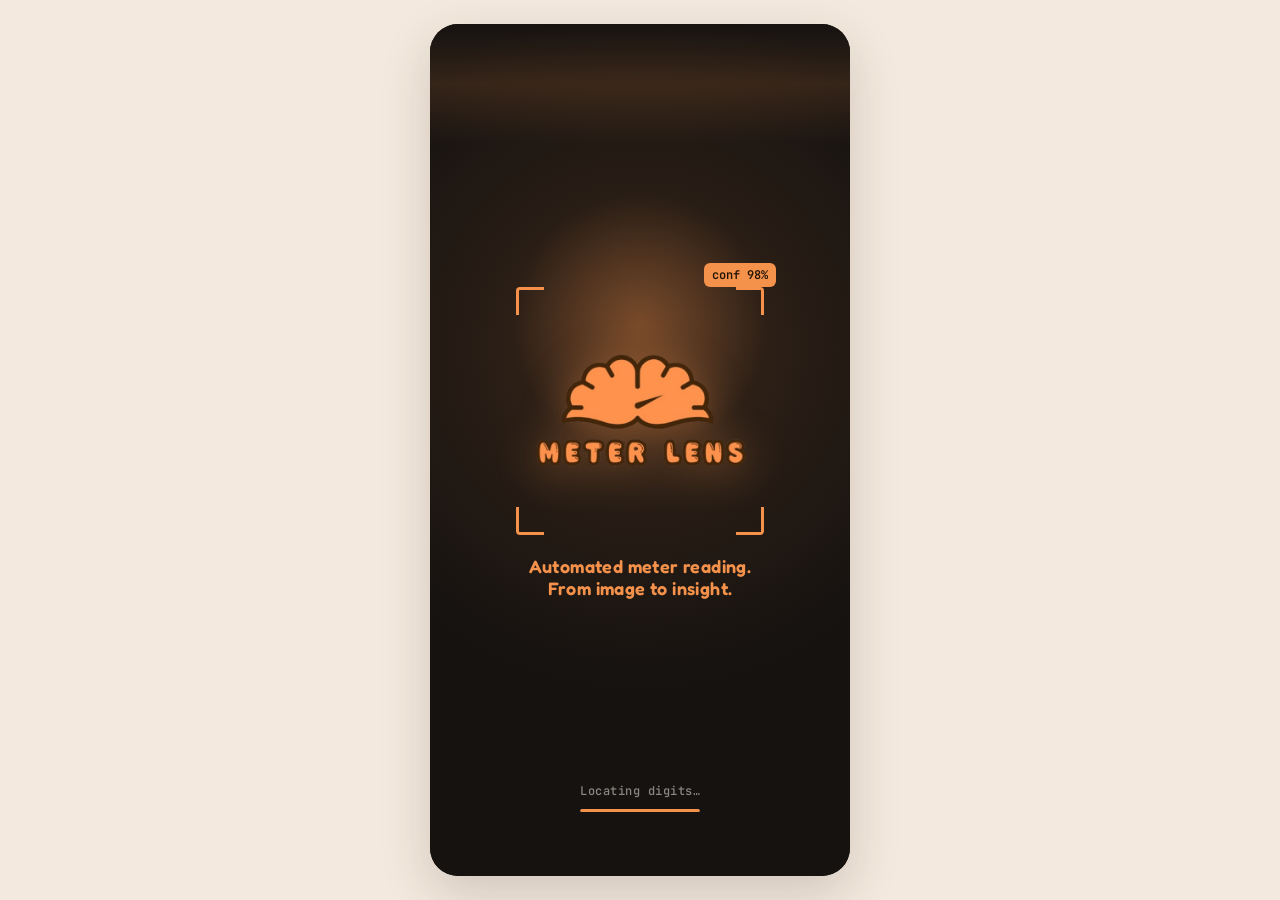
<file: web/app/index.html>
<!DOCTYPE html>
<html lang="en">
<head>
<meta charset="utf-8">
<meta name="viewport" content="width=device-width, initial-scale=1, viewport-fit=cover">
<title>Meter Lens</title>
<link rel="icon" href="logo.png">
<link rel="preconnect" href="https://fonts.googleapis.com">
<link href="https://fonts.googleapis.com/css2?family=Plus+Jakarta+Sans:wght@400;500;600;700;800&display=swap" rel="stylesheet">
<link href="https://fonts.googleapis.com/css2?family=Fredoka:wght@400;500;600;700&display=swap" rel="stylesheet">
<link href="https://fonts.googleapis.com/css2?family=JetBrains+Mono:wght@400;500;600;700&display=swap" rel="stylesheet">
<link rel="stylesheet" href="style.css">
<script>
  // visible height on phones
  (function () {
    var set = function () { document.documentElement.style.setProperty('--vh-px', window.innerHeight + 'px'); };
    set();
    window.addEventListener('resize', set);
    window.addEventListener('orientationchange', set);
    if (window.visualViewport) window.visualViewport.addEventListener('resize', set);
  })();
</script>
</head>
<body>
<div id="app">

  <!-- ============ splash ============ -->
  <section data-screen="splash" class="splash" id="splash">
    <div class="splash-radial"></div>
    <div class="splash-glow"></div>
    <div class="splash-scan"></div>
    <div class="splash-logo">
      <img src="logo.png" alt="Meter Lens logo">
      <div class="corner tl"></div><div class="corner tr"></div><div class="corner bl"></div><div class="corner br"></div>
      <div class="splash-badge">conf 98%</div>
    </div>
    <div class="splash-tagline">Automated meter reading.<br>From image to insight.</div>
    <div class="splash-footer">
      <div class="splash-status" id="splashStatus">Detecting meter…</div>
      <div class="splash-bar"><div></div></div>
    </div>
  </section>

  <!-- ============ capture ============ -->
  <section data-screen="capture">
    <div class="topbar">
      <div class="brand">Meter Lens</div>
      <button class="iconbtn" data-action="history" title="History">
        <svg width="19" height="19" viewBox="0 0 24 24" fill="none"><path d="M12 8v5l3 2" stroke="#D9661E" stroke-width="2" stroke-linecap="round"/><path d="M3 12a9 9 0 1 0 3-6.7" stroke="#D9661E" stroke-width="2" stroke-linecap="round"/><path d="M3 5v4h4" stroke="#D9661E" stroke-width="2" stroke-linecap="round" stroke-linejoin="round"/></svg>
      </button>
    </div>
    <div class="hint">Position the reading digits inside the frame</div>
    <div class="frame" id="frame">
      <img id="framePreview" alt="" hidden>
      <div class="placeholder" id="framePlaceholder">Tap the shutter to take a photo of the meter,<br>the gallery button to choose one,<br>or the right button to try a sample</div>
      <div class="fc tl"></div><div class="fc tr"></div><div class="fc bl"></div><div class="fc br"></div>
    </div>
    <div class="shutter-row">
      <button class="sidebtn" data-action="gallery" title="Choose from gallery">
        <svg width="18" height="18" viewBox="0 0 24 24" fill="none"><rect x="3" y="3" width="18" height="18" rx="3" stroke="#8A7362" stroke-width="2"/><circle cx="8.5" cy="8.5" r="1.5" fill="#8A7362"/><path d="M21 15l-5-5-5 5-3-3-5 5" stroke="#8A7362" stroke-width="2" stroke-linecap="round" stroke-linejoin="round"/></svg>
      </button>
      <button class="shutter" data-action="shutter" title="Take photo"><div></div></button>
      <button class="sidebtn" data-action="samples" title="Try a sample photo">
        <svg width="18" height="18" viewBox="0 0 24 24" fill="none"><rect x="3" y="7" width="14" height="14" rx="3" stroke="#8A7362" stroke-width="2"/><path d="M7 7V6a3 3 0 0 1 3-3h8a3 3 0 0 1 3 3v8a3 3 0 0 1-3 3h-1" stroke="#8A7362" stroke-width="2" stroke-linecap="round"/><path d="M17 17l-4-4-3 3-2-2-5 5" stroke="#8A7362" stroke-width="2" stroke-linecap="round" stroke-linejoin="round"/></svg>
      </button>
    </div>
    <!-- capture="environment" opens the rear camera on phones; desktops get a file picker -->
    <input type="file" id="cameraInput" accept="image/*" capture="environment" hidden>
    <input type="file" id="galleryInput" accept="image/*" hidden>
  </section>

  <!-- ============ scanning ============ -->
  <section data-screen="scanning" class="scanning">
    <div class="photo" id="scanPhoto"><img id="scanImg" alt=""></div>
    <div class="scan-dim"></div>
    <div class="scan-line" id="scanLine"></div>
    <div class="scan-status"><div><div class="spinner"></div><span id="scanStatus">Detecting reading…</span></div></div>
  </section>

  <!-- ============ result ============ -->
  <section data-screen="result">
    <div class="topbar">
      <button class="iconbtn sm" data-action="retake" title="Back">
        <svg width="16" height="16" viewBox="0 0 24 24" fill="none"><path d="M15 6l-7 6 7 6" stroke="#D9661E" stroke-width="2.4" stroke-linecap="round" stroke-linejoin="round"/></svg>
      </button>
      <div class="title" id="resultTitle">Reading detected</div>
      <div style="width:36px"></div>
    </div>
    <div class="photo" id="resultPhoto" style="height:210px"><img id="resultImg" alt=""></div>
    <div class="card">
      <div class="card-head">
        <div class="card-label">Meter reading</div>
        <div class="pill" id="resultPill">–</div>
      </div>
      <div class="reading"><span id="resultReading">–</span><span class="unit">kWh</span></div>
      <div class="meta-row"><div class="ts" id="resultTs"></div><div class="decision" id="resultDecision"></div></div>
    </div>
    <div class="card">
      <div class="card-label">Per-digit confidence</div>
      <div class="chips" id="resultChips"></div>
    </div>
    <div class="card" id="resultFeedback">
      <div class="card-label">Is this reading correct? <span class="required">required</span></div>
      <div id="resultFeedbackBody"></div>
    </div>
    <div class="actions">
      <button class="btn primary" data-action="save" id="saveBtn">Save to history</button>
      <button class="btn ghost" data-action="retake">Retake photo</button>
    </div>
  </section>

  <!-- ============ history ============ -->
  <section data-screen="history">
    <div class="topbar">
      <div class="brand">History</div>
      <button class="iconbtn" data-action="capture" title="Capture">
        <svg width="17" height="17" viewBox="0 0 24 24" fill="none"><rect x="3" y="7" width="18" height="14" rx="3" stroke="#D9661E" stroke-width="2"/><path d="M8 7l1.5-3h5L16 7" stroke="#D9661E" stroke-width="2" stroke-linejoin="round"/><circle cx="12" cy="14" r="3.5" stroke="#D9661E" stroke-width="2"/></svg>
      </button>
    </div>
    <div class="list" id="historyList"></div>
  </section>

  <!-- ============ detail ============ -->
  <section data-screen="detail">
    <div class="topbar left">
      <button class="iconbtn sm" data-action="history" title="Back">
        <svg width="16" height="16" viewBox="0 0 24 24" fill="none"><path d="M15 6l-7 6 7 6" stroke="#D9661E" stroke-width="2.4" stroke-linecap="round" stroke-linejoin="round"/></svg>
      </button>
      <div class="title">Reading detail</div>
    </div>
    <div class="section-label">Original Photo <span class="section-hint">(Tap to view full image)</span></div>
    <div class="photo original" data-action="zoom"><img id="detailImgSmall" alt=""></div>
    <div class="section-label">System detection</div>
    <div class="photo medium" id="detailPhoto"><img id="detailImg" alt=""></div>
    <div class="card">
      <div class="card-head">
        <div class="card-label">Meter reading</div>
        <div class="pill" id="detailPill">–</div>
      </div>
      <div class="reading"><span id="detailReading">–</span><span class="unit">kWh</span></div>
      <div class="meta-row"><div class="ts" id="detailTs"></div><div class="decision" id="detailDecision"></div></div>
    </div>
    <div class="card">
      <div class="card-label">Per-digit confidence</div>
      <div class="chips" id="detailChips"></div>
    </div>
    <div class="card">
      <div class="card-label">Verification trace</div>
      <div class="trace" id="detailTrace"></div>
    </div>
    <div class="actions">
      <button class="btn ghost" data-action="delete">Delete reading</button>
    </div>
  </section>

</div>
<!-- full-size photo viewer -->
<div class="lightbox" id="lightbox" hidden>
  <img id="lightboxImg" alt="" draggable="false">
  <button class="lightbox-close" data-action="zoom-close" title="Close">&#10005;</button>
  <div class="lightbox-hint">Pinch or double-tap to zoom &middot; tap to close</div>
</div>

<div class="modal-overlay" id="samplesModal" hidden>
  <div class="modal-card samples-card" role="dialog" aria-labelledby="samplesTitle">
    <div class="modal-title" id="samplesTitle">Try a sample photo</div>
    <div class="modal-body">No meter on hand? Pick one of these to get started!</div>
    <div class="samples-grid" id="samplesGrid"></div>
    <div class="modal-actions"><button class="btn ghost" data-action="samples-close">Cancel</button></div>
  </div>
</div>
<div class="modal-overlay" id="sensingModal" hidden>
  <div class="modal-card" role="alertdialog" aria-labelledby="sensingModalTitle">
    <div class="modal-icon">
      <svg width="24" height="24" viewBox="0 0 24 24" fill="none"><path d="M12 9v4M12 16.5h.01" stroke="#B4791F" stroke-width="2.4" stroke-linecap="round"/><path d="M10.3 3.9L2.5 18a2 2 0 0 0 1.7 3h15.6a2 2 0 0 0 1.7-3L13.7 3.9a2 2 0 0 0-3.4 0Z" stroke="#B4791F" stroke-width="2"/></svg>
    </div>
    <div class="modal-title" id="sensingModalTitle">Unusual Photo Detected</div>
    <div class="modal-body" id="sensingModalBody"></div>
    <div class="modal-actions">
      <button class="btn primary" data-action="sensing-retake">Retake Photo</button>
      <button class="btn ghost" data-action="sensing-use-anyway">Use Anyway</button>
    </div>
  </div>
</div>
<script src="app.js"></script>
</body>
</html>
</file>
<file: web/app/style.css>
/* Meter Lens - phone app styles. */

:root {
  --page: #FFF8F1; --ink: #3B2A20; --muted: #8A7362; --line: #EFE1D3; --chip: #FCE7D4; --soft: #EFE1D3;
  --accent: #EE7D31; --accent-dark: #D9661E; --glow: #F4914B;
  --green: #3F7A5C; --green-bg: #E3F0E9; --amber: #B4791F; --amber-bg: #FBEBD2; --red: #B3452F; --red-bg: #F7E2DB;
  --box-counter: #00FF41; --box-digit: #00AEFF; --label: #FFE93B;
}
* { box-sizing: border-box; }
html, body { margin: 0; padding: 0; background: #F3E9DE; color: var(--ink); font-family: 'Plus Jakarta Sans', system-ui, sans-serif; }
body { min-height: 100vh; min-height: 100dvh; display: flex; justify-content: center; align-items: flex-start; }

/* --vh-px (set in index.html) is the visible height on phones */
#app { width: 100%; max-width: 420px; min-height: 100vh; min-height: var(--vh-px, 100dvh); background: var(--page); position: relative; overflow: hidden; }
@media (min-width: 480px) {
  body { padding: 24px 0; }
  #app { min-height: calc(100vh - 48px); min-height: calc(var(--vh-px, 100dvh) - 48px); border-radius: 28px; box-shadow: 0 18px 50px rgba(59, 42, 32, 0.18); }
}
section[data-screen] { display: none; min-height: inherit; width: 100%; flex-direction: column; }
section[data-screen].active { display: flex; }
#app.dark { background: #151210; }

/* ---------- animations (as in the design) ---------- */
@keyframes mlScan { 0% { top: 8%; } 50% { top: 88%; } 100% { top: 8%; } }
@keyframes mlPulse { 0%, 100% { opacity: 1; } 50% { opacity: .45; } }
@keyframes mlFadeIn { from { opacity: 0; transform: scale(.92); } to { opacity: 1; transform: scale(1); } }
@keyframes pulseGlow { 0%, 100% { opacity: .55; transform: scale(1); } 50% { opacity: 1; transform: scale(1.08); } }
@keyframes breathe { 0%, 100% { transform: scale(1); } 50% { transform: scale(1.045); } }
@keyframes scanline { 0% { transform: translateY(-140px); opacity: 0; } 10% { opacity: 1; } 90% { opacity: 1; } 100% { transform: translateY(140px); opacity: 0; } }
@keyframes fadeUp { 0% { opacity: 0; transform: translateY(10px); } 100% { opacity: 1; transform: translateY(0); } }
@keyframes cornerIn { 0% { opacity: 0; transform: scale(1.3); } 100% { opacity: 1; transform: scale(1); } }
@keyframes badgePop { 0%, 55% { opacity: 0; transform: scale(.6); } 70% { opacity: 1; transform: scale(1.08); } 85%, 100% { opacity: 1; transform: scale(1); } }
@keyframes barFillSplash { 0% { width: 0%; } 100% { width: 88%; } }
@keyframes spin { to { transform: rotate(360deg); } }

/* ---------- splash ---------- */
.splash { position: relative; min-height: 100vh; min-height: 100dvh; background: #151210; overflow: hidden; align-items: center; justify-content: center; cursor: pointer; font-family: 'Fredoka', system-ui, sans-serif; }
@media (min-width: 480px) { .splash { min-height: calc(100vh - 48px); min-height: calc(100dvh - 48px); } }
.splash-radial { position: absolute; inset: 0; background: radial-gradient(circle at 50% 38%, rgba(244,145,75,.16), transparent 60%); }
.splash-glow { position: absolute; width: 260px; height: 260px; border-radius: 50%; background: radial-gradient(circle, rgba(244,145,75,.35), transparent 70%); top: 20%; animation: pulseGlow 2.6s ease-in-out infinite; }
.splash-scan { position: absolute; left: 0; right: 0; height: 120px; top: 0; background: linear-gradient(180deg, transparent, rgba(244,145,75,.14), transparent); animation: scanline 3.4s linear infinite; }
.splash-logo { position: relative; width: 220px; height: 220px; display: flex; align-items: center; justify-content: center; z-index: 2; }
.splash-logo img { width: 230px; animation: breathe 2.6s ease-in-out infinite; filter: drop-shadow(0 6px 20px rgba(244,145,75,.35)); }
.corner { position: absolute; width: 28px; height: 28px; border: 0 solid var(--glow); }
.corner.tl { top: -14px; left: -14px; border-top-width: 3px; border-left-width: 3px; border-radius: 4px 0 0 0; animation: cornerIn .5s ease .2s both; }
.corner.tr { top: -14px; right: -14px; border-top-width: 3px; border-right-width: 3px; border-radius: 0 4px 0 0; animation: cornerIn .5s ease .3s both; }
.corner.bl { bottom: -14px; left: -14px; border-bottom-width: 3px; border-left-width: 3px; border-radius: 0 0 0 4px; animation: cornerIn .5s ease .4s both; }
.corner.br { bottom: -14px; right: -14px; border-bottom-width: 3px; border-right-width: 3px; border-radius: 0 0 4px 0; animation: cornerIn .5s ease .5s both; }
.splash-badge { position: absolute; top: -38px; right: -26px; background: var(--glow); color: #241505; font: 600 12px 'JetBrains Mono', monospace; padding: 4px 8px; border-radius: 6px; animation: badgePop 2.6s ease infinite; white-space: nowrap; }
.splash-tagline { position: relative; z-index: 2; margin-top: 34px; color: var(--glow); font-weight: 600; font-size: 18px; letter-spacing: .4px; text-align: center; padding: 0 40px; animation: fadeUp .8s ease .3s both; }
.splash-footer { position: absolute; bottom: 64px; display: flex; flex-direction: column; align-items: center; gap: 10px; z-index: 2; }
.splash-status { font: 500 12px 'JetBrains Mono', monospace; color: rgba(237,234,227,.55); letter-spacing: .5px; }
.splash-bar { width: 120px; height: 3px; border-radius: 2px; background: rgba(237,234,227,.12); overflow: hidden; }
.splash-bar > div { height: 100%; background: var(--glow); border-radius: 2px; animation: barFillSplash 2.4s ease-in-out infinite alternate; }

/* ---------- shared pieces ---------- */
.topbar { display: flex; align-items: center; justify-content: space-between; padding: 22px 20px 8px; }
.topbar.left { justify-content: flex-start; gap: 12px; }
.brand { font-size: 19px; font-weight: 800; color: var(--ink); letter-spacing: -.3px; }
.title { font-size: 16px; font-weight: 700; color: var(--ink); }
.iconbtn { width: 38px; height: 38px; border-radius: 12px; background: var(--chip); display: flex; align-items: center; justify-content: center; cursor: pointer; border: 0; padding: 0; }
.iconbtn.sm { width: 36px; height: 36px; border-radius: 11px; }
.hint { padding: 6px 20px 12px; font-size: 13px; color: var(--muted); font-weight: 500; }
.card { margin: 0 20px 10px; background: #fff; border: 1px solid var(--line); border-radius: 16px; padding: 12px 14px; }
.card-label { font-size: 11px; font-weight: 600; color: var(--muted); text-transform: uppercase; letter-spacing: .5px; }
.card-head { display: flex; align-items: center; justify-content: space-between; margin-bottom: 2px; }
.pill { padding: 4px 10px; border-radius: 100px; font-size: 11px; font-weight: 700; white-space: nowrap; }
.pill.green, .chip.green .conf { background: var(--green-bg); color: var(--green); }
.pill.amber { background: var(--amber-bg); color: var(--amber); }
.pill.red { background: var(--red-bg); color: var(--red); }
.reading { font-size: 30px; font-weight: 700; letter-spacing: 1px; color: var(--ink); font-variant-numeric: tabular-nums; display: flex; align-items: baseline; gap: 2px; }
.reading .unit { font-size: 13px; font-weight: 600; color: var(--muted); margin-left: 6px; }
.ts { font-size: 11px; color: var(--muted); font-weight: 500; margin-top: 2px; }
.meta-row { display: flex; align-items: center; justify-content: space-between; gap: 8px; margin-top: 2px; }
.meta-row .ts { margin-top: 0; }
.meta-row .decision:empty { display: none; }   /* no badge yet (e.g. detection failed) shouldn't leave a gap */
.decision { display: inline-flex; align-items: center; gap: 6px; margin-top: 8px; font-size: 12px; font-weight: 700; padding: 5px 10px; border-radius: 8px; }
.meta-row .decision { margin-top: 0; margin-left: auto; }
.decision.approved { background: var(--green-bg); color: var(--green); }
.decision.flagged { background: var(--red-bg); color: var(--red); }
.chips { display: flex; gap: 6px; margin-top: 8px; }
.chip { flex: 1; display: flex; flex-direction: column; align-items: center; gap: 4px; border-radius: 10px; padding: 7px 0; }
.chip .ch { font-size: 16px; font-weight: 800; color: var(--ink); font-variant-numeric: tabular-nums; }
.chip .conf { font-size: 9.5px; font-weight: 700; background: none !important; }
.chip.green { background: #D2EEDA; } .chip.green .conf { color: var(--green); }
.chip.amber { background: #FBEBB8; } .chip.amber .conf { color: #8A6A1A; }
.chip.red { background: #F6D3CC; } .chip.red .conf { color: var(--red); }
.btn { text-align: center; padding: 12px; border-radius: 12px; font-weight: 700; font-size: 14px; cursor: pointer; border: 0; width: 100%; font-family: inherit; }
.btn.primary { background: var(--accent); color: #fff; }
.btn.ghost { background: transparent; border: 1.5px solid var(--line); color: var(--muted); font-weight: 600; font-size: 13px; padding: 11px; }
.btn:disabled { opacity: .5; cursor: default; }
.actions { margin-top: auto; padding: 0 20px 18px; display: flex; flex-direction: column; gap: 8px; }

.photo { position: relative; margin: 8px 20px 10px; border-radius: 18px; overflow: hidden; background: #2A2018; flex-shrink: 0; }
.photo img { width: 100%; height: 100%; object-fit: contain; display: block; }
.photo .box { position: absolute; pointer-events: none; }
.photo .box.counter { border: 2px solid var(--box-counter); border-radius: 8px; box-shadow: 0 0 0 3px rgba(0,255,65,.15); }
.photo .box.digit { border: 1.5px solid var(--box-digit); border-radius: 3px; box-shadow: 0 0 0 2px rgba(0,174,255,.18); }
.photo .tag { position: absolute; background: rgba(20,12,6,.85); padding: 2px 7px; border-radius: 4px; font: 700 10px 'JetBrains Mono', monospace; color: var(--label); letter-spacing: .2px; white-space: nowrap; pointer-events: none; }
.cropview { position: absolute; right: 10px; bottom: 10px; display: flex; flex-direction: column; align-items: flex-start; gap: 2px; }
.cropview .tag { position: static; font-size: 9px; letter-spacing: .5px; text-transform: uppercase; padding: 2px 6px; }
.cropview canvas { width: 78px; height: 30px; border-radius: 6px; border: 2px solid var(--box-counter); box-shadow: 0 4px 10px rgba(0,0,0,.35); background: #000; display: block; }

/* ---------- capture ---------- */
.frame { flex: 1 1 auto; position: relative; margin: 0 20px 14px; border-radius: 24px; overflow: hidden; background: #2A2018; min-height: 180px; display: flex; align-items: center; justify-content: center; }
.frame img { width: 100%; height: 100%; object-fit: cover; position: absolute; inset: 0; }
.frame .placeholder { position: relative; z-index: 1; color: rgba(255,248,241,.6); font-size: 13px; font-weight: 500; text-align: center; padding: 0 40px; line-height: 1.5; }
.frame .fc { position: absolute; width: 26px; height: 26px; border: 0 solid #F2954D; pointer-events: none; z-index: 2; }
.frame .fc.tl { top: 16px; left: 16px; border-top-width: 3px; border-left-width: 3px; border-radius: 6px 0 0 0; }
.frame .fc.tr { top: 16px; right: 16px; border-top-width: 3px; border-right-width: 3px; border-radius: 0 6px 0 0; }
.frame .fc.bl { bottom: 16px; left: 16px; border-bottom-width: 3px; border-left-width: 3px; border-radius: 0 0 0 6px; }
.frame .fc.br { bottom: 16px; right: 16px; border-bottom-width: 3px; border-right-width: 3px; border-radius: 0 0 6px 0; }
.shutter-row { display: flex; align-items: center; justify-content: space-between; padding: 4px 34px calc(16px + env(safe-area-inset-bottom, 0px)); }
.sidebtn { width: 42px; height: 42px; border-radius: 12px; background: var(--soft); display: flex; align-items: center; justify-content: center; border: 0; cursor: pointer; padding: 0; }
.shutter { width: 72px; height: 72px; border-radius: 50%; background: #fff; border: 4px solid var(--accent); display: flex; align-items: center; justify-content: center; cursor: pointer; box-shadow: 0 6px 16px rgba(217,102,30,.25); padding: 0; }
.shutter > div { width: 56px; height: 56px; border-radius: 50%; background: var(--accent); }

/* ---------- scanning ---------- */
.scanning { position: relative; min-height: 100vh; min-height: 100dvh; background: #1C130C; overflow: hidden; }
@media (min-width: 480px) { .scanning { min-height: calc(100vh - 48px); min-height: calc(100dvh - 48px); } }
.scanning .photo { position: absolute; inset: 0; margin: 0; border-radius: 0; }
.scanning .photo img { object-fit: contain; }
.scan-dim { position: absolute; inset: 0; background: rgba(20,12,6,.35); pointer-events: none; }
.scan-line { position: absolute; left: 8%; right: 8%; height: 2px; background: linear-gradient(90deg, transparent, #F2954D, transparent); animation: mlScan 1.9s ease-in-out infinite; box-shadow: 0 0 12px 2px rgba(242,149,77,.6); pointer-events: none; }
.scanning .box.counter { border-width: 3px; border-radius: 10px; animation: mlFadeIn .5s ease, mlPulse 1.4s ease-in-out infinite .5s; }
.scanning .box.digit { border-width: 2.5px; border-radius: 6px; animation: mlFadeIn .6s ease .15s backwards, mlPulse 1.4s ease-in-out infinite .65s; }
.scan-status { position: absolute; left: 0; right: 0; bottom: 70px; display: flex; justify-content: center; }
.scan-status > div { display: flex; align-items: center; gap: 10px; background: rgba(0,0,0,.55); padding: 10px 18px; border-radius: 100px; backdrop-filter: blur(6px); font-size: 13px; font-weight: 600; color: var(--page); }
.spinner { width: 14px; height: 14px; border-radius: 50%; border: 2px solid rgba(255,255,255,.3); border-top-color: #F2954D; animation: spin .9s linear infinite; }

/* ---------- feedback block ---------- */
.fb-row { display: flex; gap: 8px; margin-top: 10px; }
.fb-btn { flex: 1; display: flex; align-items: center; justify-content: center; gap: 6px; padding: 9px; border-radius: 10px; color: #fff; font-weight: 700; font-size: 12.5px; cursor: pointer; border: 0; font-family: inherit; }
.fb-btn.yes { background: #5CC960; } .fb-btn.no { background: #E85237; }
.fb-btn.off { background: #F3ECE4; color: #C7B8A8; cursor: default; }
.fb-note { font-size: 12px; color: var(--muted); font-weight: 500; margin-top: 8px; }
#resultFeedbackBody > .fb-note:first-child { margin-top: 10px !important; }
.fb-note b { color: var(--ink); font-variant-numeric: tabular-nums; }
.fb-edit { display: flex; gap: 6px; margin-top: 7px; }
.fb-edit input { flex: 1; min-width: 0; font-size: 17px; font-weight: 800; color: var(--ink); font-variant-numeric: tabular-nums; border: 1.5px solid var(--line); border-radius: 10px; padding: 8px 10px; background: #FFFCF9; outline: none; font-family: inherit; letter-spacing: 2px; }
.fb-edit input.invalid { border-color: #E85237; }
.fb-confirm { flex-shrink: 0; display: flex; align-items: center; justify-content: center; padding: 0 14px; border-radius: 10px; background: var(--accent); color: #fff; font-weight: 700; font-size: 12.5px; white-space: nowrap; cursor: pointer; border: 0; font-family: inherit; }
.fb-link { display: inline-flex; align-items: center; gap: 4px; font-size: 11px; font-weight: 700; color: var(--muted); cursor: pointer; background: none; border: 0; font-family: inherit; padding: 0; }
.fb-corrected { display: flex; align-items: center; justify-content: space-between; margin-top: 8px; }

/* ---------- history ---------- */
.list { flex: 1; overflow: auto; padding: 4px 16px 20px; display: flex; flex-direction: column; gap: 10px; }
.day-label { display: flex; align-items: center; gap: 8px; margin: 10px 4px 0; font-size: 11px; font-weight: 700; color: var(--muted); text-transform: uppercase; letter-spacing: .5px; }
.day-label:first-child { margin-top: 4px; }
.item { display: flex; align-items: center; gap: 12px; background: #fff; border: 1px solid var(--line); border-radius: 16px; padding: 12px 14px; cursor: pointer; }
.item .thumb { width: 64px; height: 64px; border-radius: 14px; background: #2A2018 center / cover no-repeat; flex-shrink: 0; }
.item .main { flex: 1; min-width: 0; }
.item .rd { font-size: 16.5px; font-weight: 700; color: var(--ink); font-variant-numeric: tabular-nums; }
.item .rd span { font-size: 11px; font-weight: 600; color: var(--muted); }
.item .ts { margin-top: 2px; font-size: 12px; }
.item .pill { font-size: 11.5px; padding: 5px 10px; flex-shrink: 0; }
.empty { text-align: center; color: var(--muted); font-size: 13px; font-weight: 500; padding: 40px 20px; }

/* ---------- detail ---------- */
.section-label { margin: 8px 20px 4px; font-size: 11px; font-weight: 600; color: var(--muted); text-transform: uppercase; letter-spacing: .5px; }
.photo.original { margin: 0 20px 8px; border-radius: 14px; max-height: 260px; cursor: zoom-in; }
.photo.original img { height: auto; max-height: 260px; object-fit: contain; }
.section-hint { font-weight: 500; text-transform: none; letter-spacing: 0; color: var(--muted); opacity: .8; margin-left: 6px; }
.card-label .required { font-weight: 600; text-transform: none; letter-spacing: 0; color: var(--accent); margin-left: 6px; }
.card.needs-feedback { border-color: var(--accent); box-shadow: 0 0 0 3px rgba(238,125,49,.18); }
.lightbox[hidden] { display: none; }   /* our display:flex below would otherwise override the hidden attribute */
.lightbox { position: fixed; inset: 0; z-index: 50; background: rgba(12,8,5,.94); display: flex; align-items: center; justify-content: center; padding: 12px; overflow: hidden; touch-action: none; overscroll-behavior: contain; cursor: zoom-in; user-select: none; -webkit-user-select: none; }
.lightbox.zoomed { cursor: grab; }
.lightbox.zoomed.dragging { cursor: grabbing; }
.lightbox img { max-width: 100%; max-height: 100%; object-fit: contain; border-radius: 6px; transform-origin: center center; will-change: transform; -webkit-user-drag: none; pointer-events: none; }
.lightbox-close { position: absolute; top: calc(12px + env(safe-area-inset-top, 0px)); right: 12px; width: 38px; height: 38px; border-radius: 12px; border: 0; background: rgba(255,248,241,.14); color: #FFF8F1; font-size: 16px; cursor: pointer; display: flex; align-items: center; justify-content: center; }
.lightbox-hint { position: absolute; bottom: calc(16px + env(safe-area-inset-bottom, 0px)); left: 0; right: 0; text-align: center; color: rgba(255,248,241,.7); font-size: 12px; font-weight: 600; }
.photo.medium { margin: 0 20px 10px; border-radius: 14px; height: 110px; }
.trace { display: flex; flex-direction: column; gap: 8px; margin-top: 8px; }
.trace .row { display: grid; grid-template-columns: 110px 1fr; align-items: center; gap: 8px; }
.trace .k { font-size: 12px; color: var(--muted); font-weight: 600; }
.trace .v { font-size: 13px; color: var(--ink); font-weight: 700; font-variant-numeric: tabular-nums; }
.trace .v span { font-size: 11px; font-weight: 600; color: var(--muted); }
.toast { position: fixed; left: 50%; bottom: 28px; transform: translateX(-50%); background: rgba(20,12,6,.9); color: #FFF8F1; padding: 10px 16px; border-radius: 100px; font-size: 13px; font-weight: 600; z-index: 50; }

/* ---------- sensing modal ---------- */
.modal-overlay[hidden] { display: none; }
.modal-overlay { position: fixed; inset: 0; z-index: 60; background: rgba(20,12,6,.55); display: flex; align-items: center; justify-content: center; padding: 20px; }
.modal-card { width: 100%; max-width: 340px; background: var(--page); border-radius: 20px; padding: 24px 22px 20px; box-shadow: 0 20px 50px rgba(20,12,6,.35); text-align: center; animation: mlFadeIn .25s ease; }
.modal-icon { width: 52px; height: 52px; border-radius: 50%; background: var(--amber-bg); display: flex; align-items: center; justify-content: center; margin: 0 auto 14px; }
.modal-title { font-size: 17px; font-weight: 800; color: var(--ink); margin-bottom: 8px; }
.modal-body { font-size: 13.5px; color: var(--muted); font-weight: 500; line-height: 1.5; margin-bottom: 20px; }
.modal-actions { display: flex; flex-direction: column; gap: 8px; }

/* ---------- sample photos sheet ---------- */
.samples-card { max-width: 380px; }
.samples-grid { display: grid; grid-template-columns: repeat(3, 1fr); gap: 10px; margin-bottom: 16px; }
.samples-grid button { display: flex; flex-direction: column; align-items: stretch; padding: 0; border: 1.5px solid var(--line); border-radius: 12px; background: #fff; font: 600 11px 'Plus Jakarta Sans', system-ui, sans-serif; color: var(--ink); cursor: pointer; overflow: hidden; }
.samples-grid img { width: calc(100% - 12px); aspect-ratio: 1; object-fit: cover; border-radius: 8px; background: #2A2018; margin: 6px 6px 0; }
.samples-grid .lbl { padding: 6px 4px 8px; text-align: center; flex: 1; }
.samples-grid .badge { display: block; margin-top: auto; padding: 5px 0; font-size: 9px; font-weight: 800; letter-spacing: .6px; text-transform: uppercase; text-align: center; }
.samples-grid .badge.good { background: var(--green-bg); color: var(--green); } .samples-grid .badge.bad { background: var(--amber-bg); color: var(--amber); }
</file>
